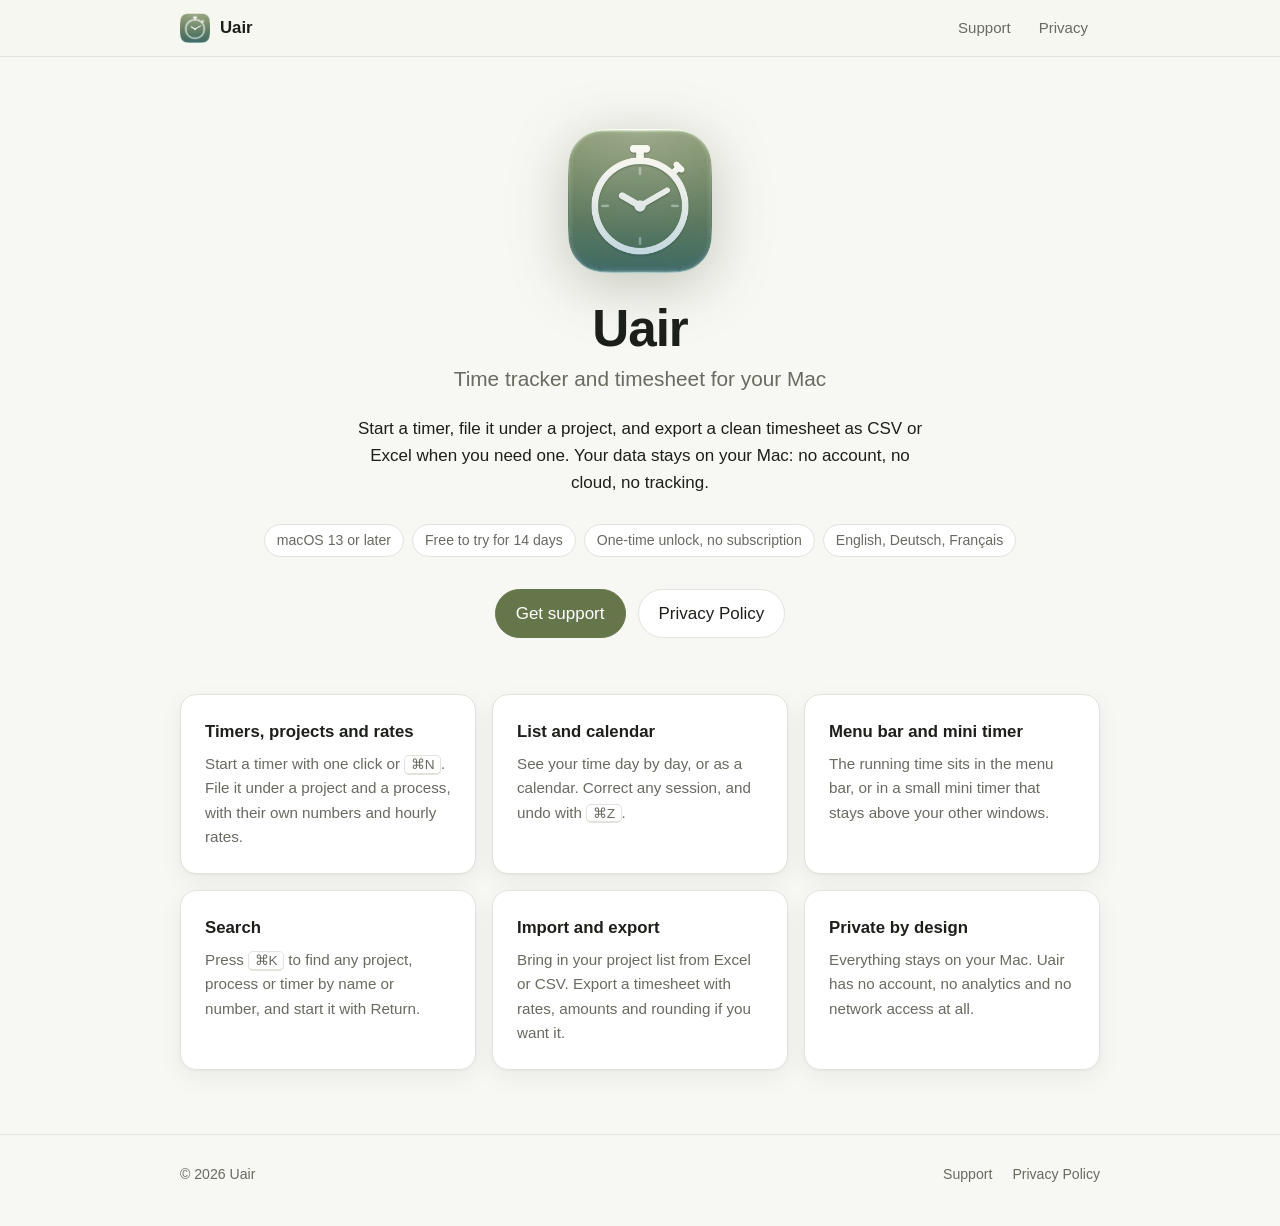
<file: index.html>
<!doctype html>
<html lang="en">
  <head>
    <meta charset="utf-8" />
    <meta name="viewport" content="width=device-width, initial-scale=1" />
    <title>Uair · Time tracker and timesheet for your Mac</title>
    <meta name="description" content="A light, local-only time tracker and timesheet for macOS." />
    <meta name="color-scheme" content="light dark" />
    <link rel="icon" type="image/png" href="images/favicon.png" />
    <link rel="apple-touch-icon" href="images/apple-touch-icon.png" />
    <link rel="stylesheet" href="style.css" />
  </head>
  <body>
    <header class="site-header">
      <div class="wrap">
        <a class="brand" href="index.html"><img src="images/favicon.png" alt="" />Uair</a>
        <nav class="site-nav" aria-label="Site">
          <a href="support.html">Support</a>
          <a href="privacy.html">Privacy</a>
        </nav>
      </div>
    </header>

    <main>
      <div class="wrap hero">
        <img class="hero-icon" src="images/icon-512.png" alt="Uair app icon" />
        <h1>Uair</h1>
        <p class="subtitle">Time tracker and timesheet for your Mac</p>
        <p class="lead">
          Start a timer, file it under a project, and export a clean timesheet as CSV or Excel when you need one. Your
          data stays on your Mac: no account, no cloud, no tracking.
        </p>
        <ul class="facts">
          <li>macOS 13 or later</li>
          <li>Free to try for 14 days</li>
          <li>One-time unlock, no subscription</li>
          <li>English, Deutsch, Français</li>
        </ul>
        <div class="actions">
          <a class="button primary" href="support.html">Get support</a>
          <a class="button" href="privacy.html">Privacy Policy</a>
        </div>
      </div>

      <section class="wrap">
        <div class="grid">
          <div class="card">
            <h3>Timers, projects and rates</h3>
            <p>
              Start a timer with one click or <kbd>⌘N</kbd>. File it under a project and a process, with their own
              numbers and hourly rates.
            </p>
          </div>
          <div class="card">
            <h3>List and calendar</h3>
            <p>See your time day by day, or as a calendar. Correct any session, and undo with <kbd>⌘Z</kbd>.</p>
          </div>
          <div class="card">
            <h3>Menu bar and mini timer</h3>
            <p>The running time sits in the menu bar, or in a small mini timer that stays above your other windows.</p>
          </div>
          <div class="card">
            <h3>Search</h3>
            <p>
              Press <kbd>⌘K</kbd> to find any project, process or timer by name or number, and start it with Return.
            </p>
          </div>
          <div class="card">
            <h3>Import and export</h3>
            <p>
              Bring in your project list from Excel or CSV. Export a timesheet with rates, amounts and rounding if you
              want it.
            </p>
          </div>
          <div class="card">
            <h3>Private by design</h3>
            <p>Everything stays on your Mac. Uair has no account, no analytics and no network access at all.</p>
          </div>
        </div>
      </section>
    </main>

    <footer class="site-footer">
      <div class="wrap">
        <span>© 2026 Uair</span>
        <nav aria-label="Footer">
          <a href="support.html">Support</a>
          <a href="privacy.html">Privacy Policy</a>
        </nav>
      </div>
    </footer>
  </body>
</html>
</file>
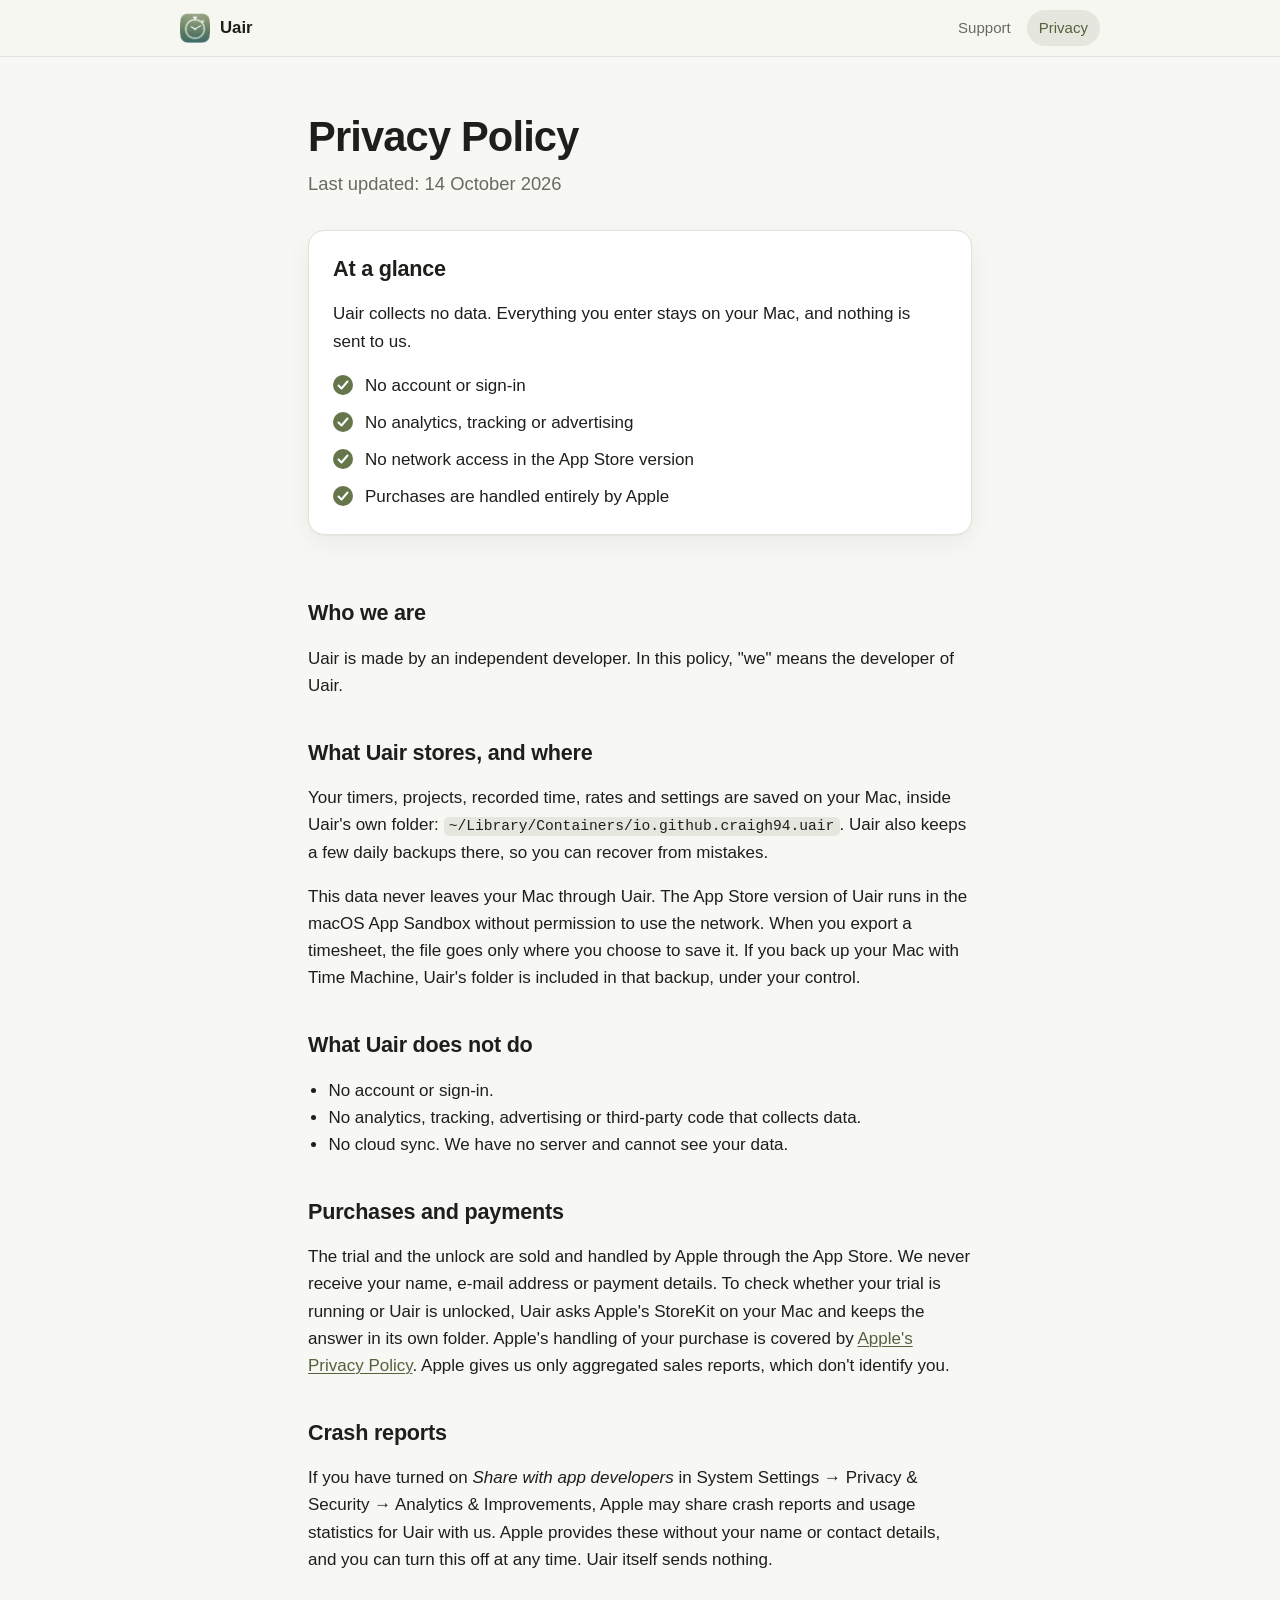
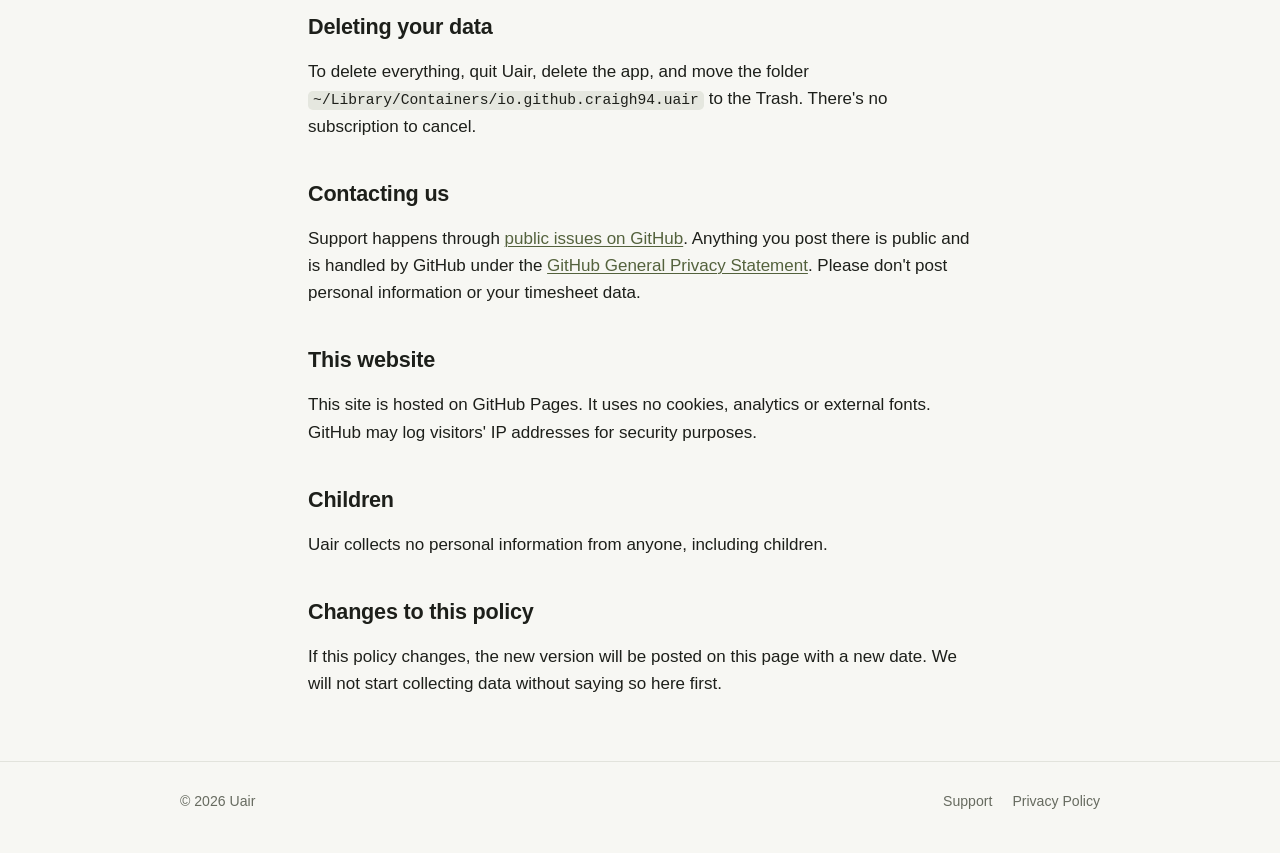
<file: privacy.html>
<!doctype html>
<html lang="en">
  <head>
    <meta charset="utf-8" />
    <meta name="viewport" content="width=device-width, initial-scale=1" />
    <title>Uair Privacy Policy</title>
    <meta name="description" content="Uair collects no data. Everything you enter stays on your Mac." />
    <meta name="color-scheme" content="light dark" />
    <link rel="icon" type="image/png" href="images/favicon.png" />
    <link rel="apple-touch-icon" href="images/apple-touch-icon.png" />
    <link rel="stylesheet" href="style.css" />
  </head>
  <body>
    <header class="site-header">
      <div class="wrap">
        <a class="brand" href="index.html"><img src="images/favicon.png" alt="" />Uair</a>
        <nav class="site-nav" aria-label="Site">
          <a href="support.html">Support</a>
          <a href="privacy.html" aria-current="page">Privacy</a>
        </nav>
      </div>
    </header>

    <main class="wrap narrow">
      <div class="page-head">
        <h1>Privacy Policy</h1>
        <p class="subtitle">Last updated: 14 October 2026</p>
      </div>

      <section>
        <div class="card">
          <h2>At a glance</h2>
          <p>Uair collects no data. Everything you enter stays on your Mac, and nothing is sent to us.</p>
          <ul class="checks">
            <li>No account or sign-in</li>
            <li>No analytics, tracking or advertising</li>
            <li>No network access in the App Store version</li>
            <li>Purchases are handled entirely by Apple</li>
          </ul>
        </div>
      </section>

      <div class="policy">
        <h2>Who we are</h2>
        <p>Uair is made by an independent developer. In this policy, "we" means the developer of Uair.</p>

        <h2>What Uair stores, and where</h2>
        <p>
          Your timers, projects, recorded time, rates and settings are saved on your Mac, inside Uair's own folder:
          <code>~/Library/Containers/io.github.craigh94.uair</code>. Uair also keeps a few daily backups there, so you
          can recover from mistakes.
        </p>
        <p>
          This data never leaves your Mac through Uair. The App Store version of Uair runs in the macOS App Sandbox
          without permission to use the network. When you export a timesheet, the file goes only where you choose to
          save it. If you back up your Mac with Time Machine, Uair's folder is included in that backup, under your
          control.
        </p>

        <h2>What Uair does not do</h2>
        <ul>
          <li>No account or sign-in.</li>
          <li>No analytics, tracking, advertising or third-party code that collects data.</li>
          <li>No cloud sync. We have no server and cannot see your data.</li>
        </ul>

        <h2>Purchases and payments</h2>
        <p>
          The trial and the unlock are sold and handled by Apple through the App Store. We never receive your name,
          e-mail address or payment details. To check whether your trial is running or Uair is unlocked, Uair asks
          Apple's StoreKit on your Mac and keeps the answer in its own folder. Apple's handling of your purchase is
          covered by <a href="https://www.apple.com/legal/privacy/">Apple's Privacy Policy</a>. Apple gives us only
          aggregated sales reports, which don't identify you.
        </p>

        <h2>Crash reports</h2>
        <p>
          If you have turned on <em>Share with app developers</em> in System Settings → Privacy &amp; Security →
          Analytics &amp; Improvements, Apple may share crash reports and usage statistics for Uair with us. Apple
          provides these without your name or contact details, and you can turn this off at any time. Uair itself sends
          nothing.
        </p>

        <h2>Deleting your data</h2>
        <p>
          To delete everything, quit Uair, delete the app, and move the folder
          <code>~/Library/Containers/io.github.craigh94.uair</code> to the Trash. There's no subscription to cancel.
        </p>

        <h2>Contacting us</h2>
        <p>
          Support happens through <a href="https://github.com/CraigH94/uair/issues">public issues on GitHub</a>.
          Anything you post there is public and is handled by GitHub under the
          <a href="https://docs.github.com/site-policy/privacy-policies/github-general-privacy-statement"
            >GitHub General Privacy Statement</a
          >. Please don't post personal information or your timesheet data.
        </p>

        <h2>This website</h2>
        <p>
          This site is hosted on GitHub Pages. It uses no cookies, analytics or external fonts. GitHub may log visitors'
          IP addresses for security purposes.
        </p>

        <h2>Children</h2>
        <p>Uair collects no personal information from anyone, including children.</p>

        <h2>Changes to this policy</h2>
        <p>
          If this policy changes, the new version will be posted on this page with a new date. We will not start
          collecting data without saying so here first.
        </p>
      </div>
    </main>

    <footer class="site-footer">
      <div class="wrap">
        <span>© 2026 Uair</span>
        <nav aria-label="Footer">
          <a href="support.html">Support</a>
          <a href="privacy.html">Privacy Policy</a>
        </nav>
      </div>
    </footer>
  </body>
</html>
</file>
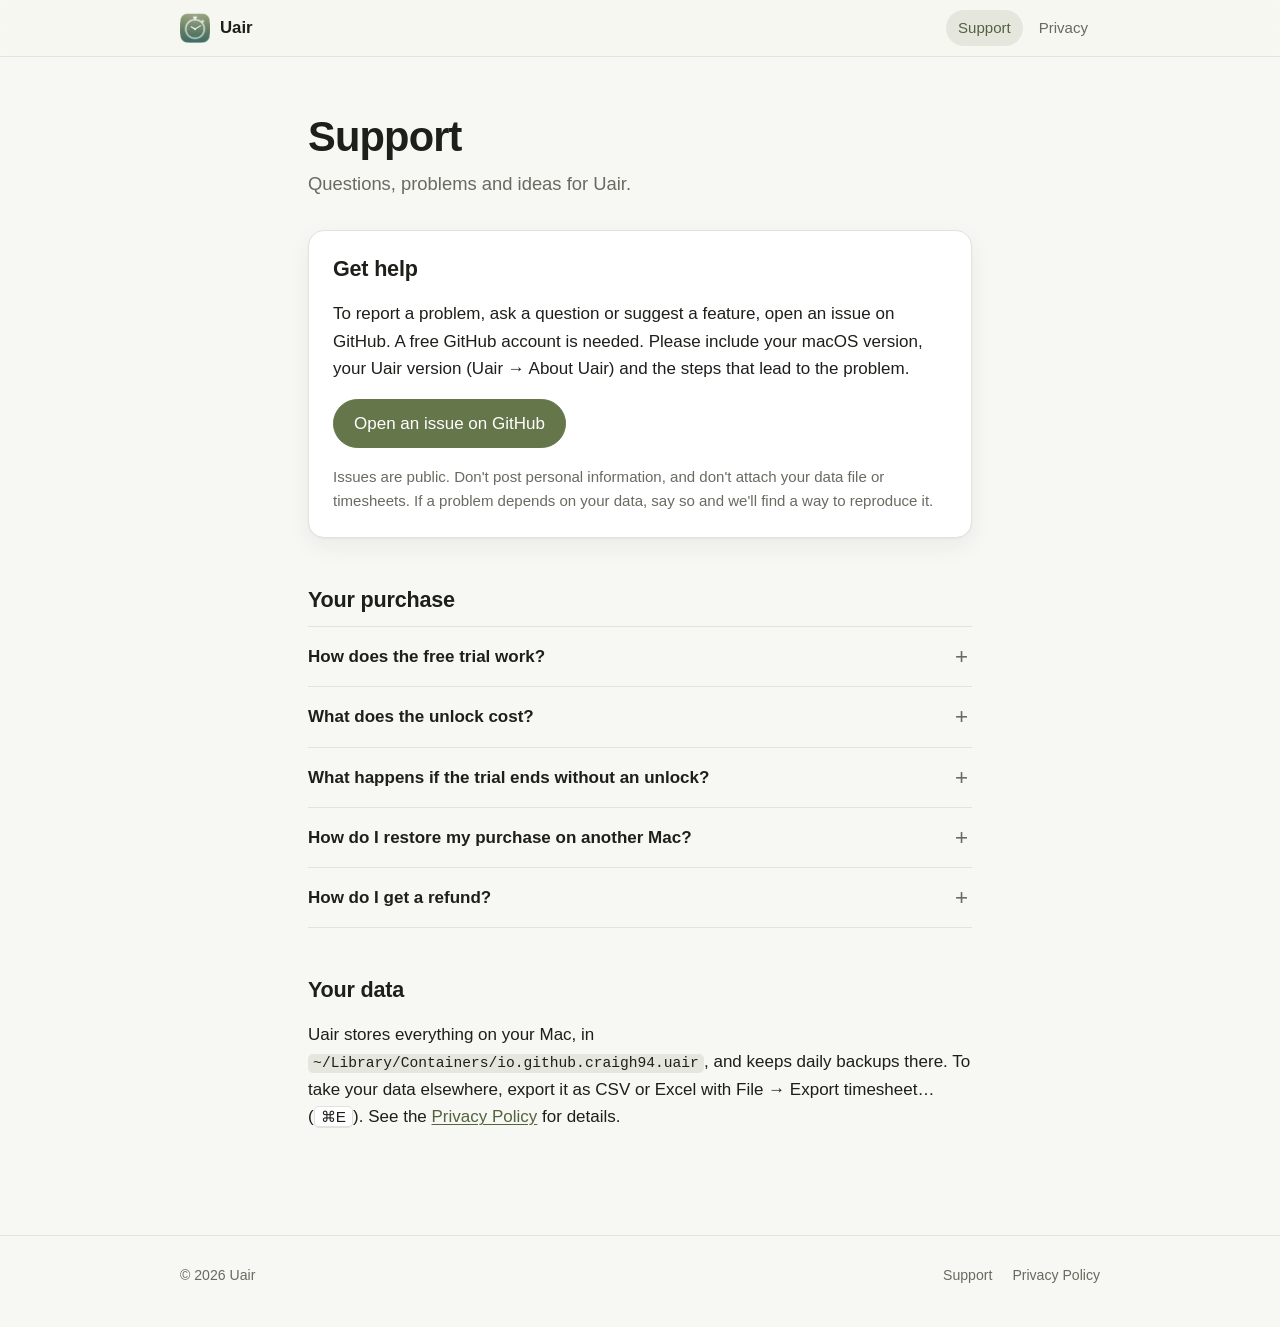
<file: support.html>
<!doctype html>
<html lang="en">
  <head>
    <meta charset="utf-8" />
    <meta name="viewport" content="width=device-width, initial-scale=1" />
    <title>Uair Support</title>
    <meta name="description" content="Help with Uair, the time tracker and timesheet for macOS." />
    <meta name="color-scheme" content="light dark" />
    <link rel="icon" type="image/png" href="images/favicon.png" />
    <link rel="apple-touch-icon" href="images/apple-touch-icon.png" />
    <link rel="stylesheet" href="style.css" />
  </head>
  <body>
    <header class="site-header">
      <div class="wrap">
        <a class="brand" href="index.html"><img src="images/favicon.png" alt="" />Uair</a>
        <nav class="site-nav" aria-label="Site">
          <a href="support.html" aria-current="page">Support</a>
          <a href="privacy.html">Privacy</a>
        </nav>
      </div>
    </header>

    <main class="wrap narrow">
      <div class="page-head">
        <h1>Support</h1>
        <p class="subtitle">Questions, problems and ideas for Uair.</p>
      </div>

      <section>
        <div class="card">
          <h2>Get help</h2>
          <p>
            To report a problem, ask a question or suggest a feature, open an issue on GitHub. A free GitHub account is
            needed. Please include your macOS version, your Uair version (Uair → About Uair) and the steps that lead to
            the problem.
          </p>
          <p>
            <a class="button primary" href="https://github.com/CraigH94/uair/issues">Open an issue on GitHub</a>
          </p>
          <p class="note">
            Issues are public. Don't post personal information, and don't attach your data file or timesheets. If a
            problem depends on your data, say so and we'll find a way to reproduce it.
          </p>
        </div>
      </section>

      <section>
        <h2>Your purchase</h2>
        <details>
          <summary>How does the free trial work?</summary>
          <p>
            Uair is free to download and to try for 14 days. Nothing is charged, then or later: when the trial ends,
            Uair stays read-only until you unlock it.
          </p>
        </details>
        <details>
          <summary>What does the unlock cost?</summary>
          <p>
            A one-time purchase of CHF 30, or the App Store's price in your country. There's no subscription, so there's
            nothing to cancel.
          </p>
        </details>
        <details>
          <summary>What happens if the trial ends without an unlock?</summary>
          <p>
            Nothing is deleted. You can still view and export all your recorded time, rename and file your timers, and
            shorten or delete sessions. Only recording new time needs the unlock.
          </p>
        </details>
        <details>
          <summary>How do I restore my purchase on another Mac?</summary>
          <p>
            Sign in to the App Store with the same Apple Account, then use <em>Restore purchases</em> in Uair's Settings
            → Purchase.
          </p>
        </details>
        <details>
          <summary>How do I get a refund?</summary>
          <p>
            Refunds are handled by Apple at
            <a href="https://reportaproblem.apple.com">reportaproblem.apple.com</a>. We can't issue refunds ourselves.
          </p>
        </details>
      </section>

      <section>
        <h2>Your data</h2>
        <p>
          Uair stores everything on your Mac, in <code>~/Library/Containers/io.github.craigh94.uair</code>, and keeps
          daily backups there. To take your data elsewhere, export it as CSV or Excel with File → Export timesheet…
          (<kbd>⌘E</kbd>). See the <a href="privacy.html">Privacy Policy</a> for details.
        </p>
      </section>
    </main>

    <footer class="site-footer">
      <div class="wrap">
        <span>© 2026 Uair</span>
        <nav aria-label="Footer">
          <a href="support.html">Support</a>
          <a href="privacy.html">Privacy Policy</a>
        </nav>
      </div>
    </footer>
  </body>
</html>
</file>
<file: style.css>
:root {
  --bg: #f7f7f3;
  --surface: #ffffff;
  --text: #1d1f1a;
  --muted: #676b60;
  --accent: #66764b;
  --accent-text: #54623d;
  --accent-soft: rgba(102, 118, 75, 0.12);
  --on-accent: #ffffff;
  --rule: #e2e3dc;
  --shadow: 0 1px 2px rgba(29, 31, 26, 0.04), 0 8px 24px rgba(29, 31, 26, 0.06);
  --icon-shadow: drop-shadow(0 12px 28px rgba(60, 74, 44, 0.28));
}

@media (prefers-color-scheme: dark) {
  :root {
    --bg: #131512;
    --surface: #1c1f1a;
    --text: #f1f2ec;
    --muted: #a2a797;
    --accent: #7d8d60;
    --accent-text: #b4c398;
    --accent-soft: rgba(174, 189, 146, 0.14);
    --on-accent: #ffffff;
    --rule: #2d3129;
    --shadow: 0 1px 2px rgba(0, 0, 0, 0.3), 0 8px 24px rgba(0, 0, 0, 0.25);
    --icon-shadow: drop-shadow(0 12px 28px rgba(0, 0, 0, 0.5));
  }
}

* {
  box-sizing: border-box;
}

html {
  -webkit-text-size-adjust: 100%;
}

body {
  margin: 0;
  background: var(--bg);
  color: var(--text);
  font:
    17px/1.6 -apple-system,
    BlinkMacSystemFont,
    'Segoe UI',
    Helvetica,
    Arial,
    sans-serif;
  -webkit-font-smoothing: antialiased;
}

a {
  color: var(--accent-text);
  text-decoration-thickness: 1px;
  text-underline-offset: 2px;
}

a:hover {
  text-decoration-thickness: 2px;
}

code {
  font-family: ui-monospace, 'SF Mono', Menlo, monospace;
  font-size: 0.86em;
  padding: 0.1em 0.35em;
  border-radius: 5px;
  background: var(--accent-soft);
  overflow-wrap: anywhere;
}

kbd {
  font-family: inherit;
  font-size: 0.9em;
  padding: 0.05em 0.4em;
  border: 1px solid var(--rule);
  border-bottom-width: 2px;
  border-radius: 5px;
  background: var(--surface);
}

.wrap {
  max-width: 60rem;
  margin: 0 auto;
  padding: 0 20px;
}

.narrow {
  max-width: 44rem;
}

/* Header */

.site-header {
  position: sticky;
  top: 0;
  z-index: 10;
  background: color-mix(in srgb, var(--bg) 85%, transparent);
  -webkit-backdrop-filter: saturate(180%) blur(16px);
  backdrop-filter: saturate(180%) blur(16px);
  border-bottom: 1px solid var(--rule);
}

.site-header .wrap {
  display: flex;
  align-items: center;
  justify-content: space-between;
  height: 56px;
}

.brand {
  display: flex;
  align-items: center;
  gap: 10px;
  color: var(--text);
  font-weight: 600;
  font-size: 1.05rem;
  text-decoration: none;
}

.brand img {
  width: 30px;
  height: 30px;
}

.site-nav {
  display: flex;
  gap: 4px;
}

.site-nav a {
  padding: 6px 12px;
  border-radius: 999px;
  color: var(--muted);
  font-size: 0.94rem;
  text-decoration: none;
}

.site-nav a:hover {
  color: var(--text);
}

.site-nav a[aria-current='page'] {
  color: var(--accent-text);
  background: var(--accent-soft);
}

/* Hero */

.hero {
  padding: 72px 0 56px;
  text-align: center;
}

.hero-icon {
  width: 144px;
  height: 144px;
  filter: var(--icon-shadow);
}

.hero h1 {
  margin: 20px 0 4px;
  font-size: clamp(2.4rem, 6vw, 3.2rem);
  line-height: 1.1;
  letter-spacing: -0.02em;
}

.hero .subtitle {
  margin: 0 0 20px;
  color: var(--muted);
  font-size: 1.3rem;
}

.hero .lead {
  max-width: 36rem;
  margin: 0 auto;
}

.facts {
  display: flex;
  flex-wrap: wrap;
  justify-content: center;
  gap: 8px;
  margin: 28px 0 0;
  padding: 0;
  list-style: none;
}

.facts li {
  padding: 4px 12px;
  border: 1px solid var(--rule);
  border-radius: 999px;
  background: var(--surface);
  color: var(--muted);
  font-size: 0.88rem;
}

.actions {
  display: flex;
  flex-wrap: wrap;
  justify-content: center;
  gap: 12px;
  margin-top: 32px;
}

.button {
  display: inline-block;
  padding: 10px 20px;
  border: 1px solid var(--rule);
  border-radius: 999px;
  background: var(--surface);
  color: var(--text);
  font-weight: 500;
  text-decoration: none;
}

.button:hover {
  border-color: var(--accent);
}

.button.primary {
  border-color: var(--accent);
  background: var(--accent);
  color: var(--on-accent);
}

.button.primary:hover {
  filter: brightness(1.08);
}

/* Page heading */

.page-head {
  padding: 56px 0 8px;
}

.page-head h1 {
  margin: 0;
  font-size: clamp(2rem, 5vw, 2.6rem);
  line-height: 1.15;
  letter-spacing: -0.02em;
}

.page-head .subtitle {
  margin: 8px 0 0;
  color: var(--muted);
  font-size: 1.15rem;
}

/* Sections and cards */

section {
  padding: 24px 0;
}

h2 {
  margin: 0 0 12px;
  font-size: 1.35rem;
  line-height: 1.3;
  letter-spacing: -0.01em;
}

h3 {
  margin: 0 0 6px;
  font-size: 1.05rem;
}

.card {
  padding: 24px;
  border: 1px solid var(--rule);
  border-radius: 16px;
  background: var(--surface);
  box-shadow: var(--shadow);
}

.card > :last-child {
  margin-bottom: 0;
}

.grid {
  display: grid;
  grid-template-columns: repeat(auto-fill, minmax(16rem, 1fr));
  gap: 16px;
}

.grid .card p {
  margin: 0;
  color: var(--muted);
  font-size: 0.95rem;
}

.section-title {
  margin-bottom: 20px;
  text-align: center;
}

.checks {
  display: grid;
  gap: 10px;
  margin: 0;
  padding: 0;
  list-style: none;
}

.checks li {
  position: relative;
  padding-left: 32px;
}

.checks li::before {
  content: '';
  position: absolute;
  left: 0;
  top: 3px;
  width: 20px;
  height: 20px;
  border-radius: 50%;
  background: var(--accent)
    url("data:image/svg+xml,%3Csvg xmlns='http://www.w3.org/2000/svg' viewBox='0 0 20 20'%3E%3Cpath d='M5.5 10.5l3 3 6-7' fill='none' stroke='white' stroke-width='2' stroke-linecap='round' stroke-linejoin='round'/%3E%3C/svg%3E")
    center / 20px no-repeat;
}

.muted {
  color: var(--muted);
}

.note {
  font-size: 0.94rem;
  color: var(--muted);
}

/* Questions */

details {
  border-bottom: 1px solid var(--rule);
}

details:first-of-type {
  border-top: 1px solid var(--rule);
}

summary {
  position: relative;
  padding: 16px 32px 16px 0;
  font-weight: 600;
  cursor: pointer;
  list-style: none;
}

summary::-webkit-details-marker {
  display: none;
}

summary::after {
  content: '+';
  position: absolute;
  right: 4px;
  top: 12px;
  color: var(--muted);
  font-size: 1.4rem;
  font-weight: 400;
}

details[open] summary::after {
  content: '−';
}

details > p {
  margin: 0 0 16px;
  color: var(--muted);
}

/* Policy text */

.policy h2 {
  margin-top: 40px;
}

.policy ul {
  padding-left: 1.2em;
}

/* Footer */

.site-footer {
  margin-top: 64px;
  padding: 28px 0 40px;
  border-top: 1px solid var(--rule);
  color: var(--muted);
  font-size: 0.88rem;
}

.site-footer .wrap {
  display: flex;
  flex-wrap: wrap;
  justify-content: space-between;
  gap: 12px;
}

.site-footer nav {
  display: flex;
  gap: 20px;
}

.site-footer a {
  color: var(--muted);
  text-decoration: none;
}

.site-footer a:hover {
  color: var(--text);
}

:focus-visible {
  outline: 2px solid var(--accent);
  outline-offset: 2px;
  border-radius: 4px;
}

@media (max-width: 520px) {
  body {
    font-size: 16px;
  }

  .wrap {
    padding-left: 16px;
    padding-right: 16px;
  }

  .hero {
    padding-top: 48px;
  }

  .hero-icon {
    width: 112px;
    height: 112px;
  }

  .card {
    padding: 20px;
  }
}
</file>
